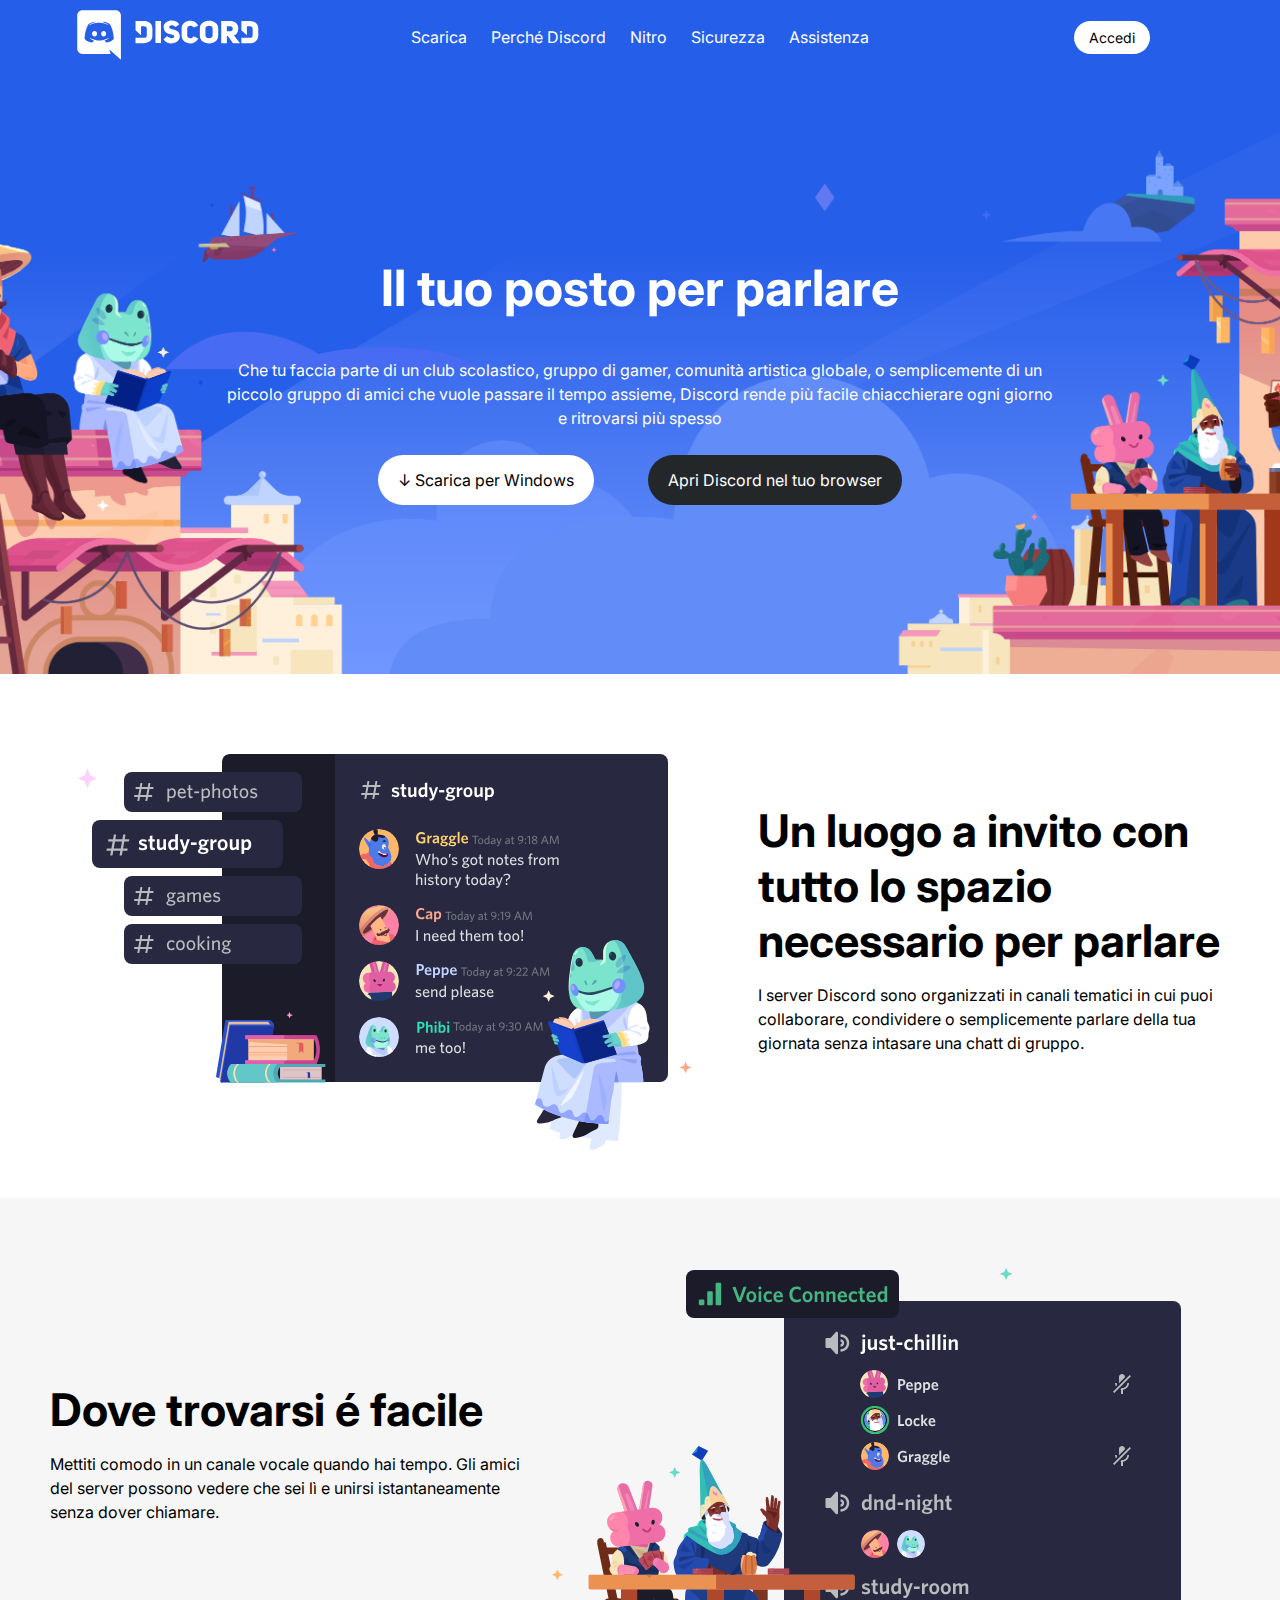
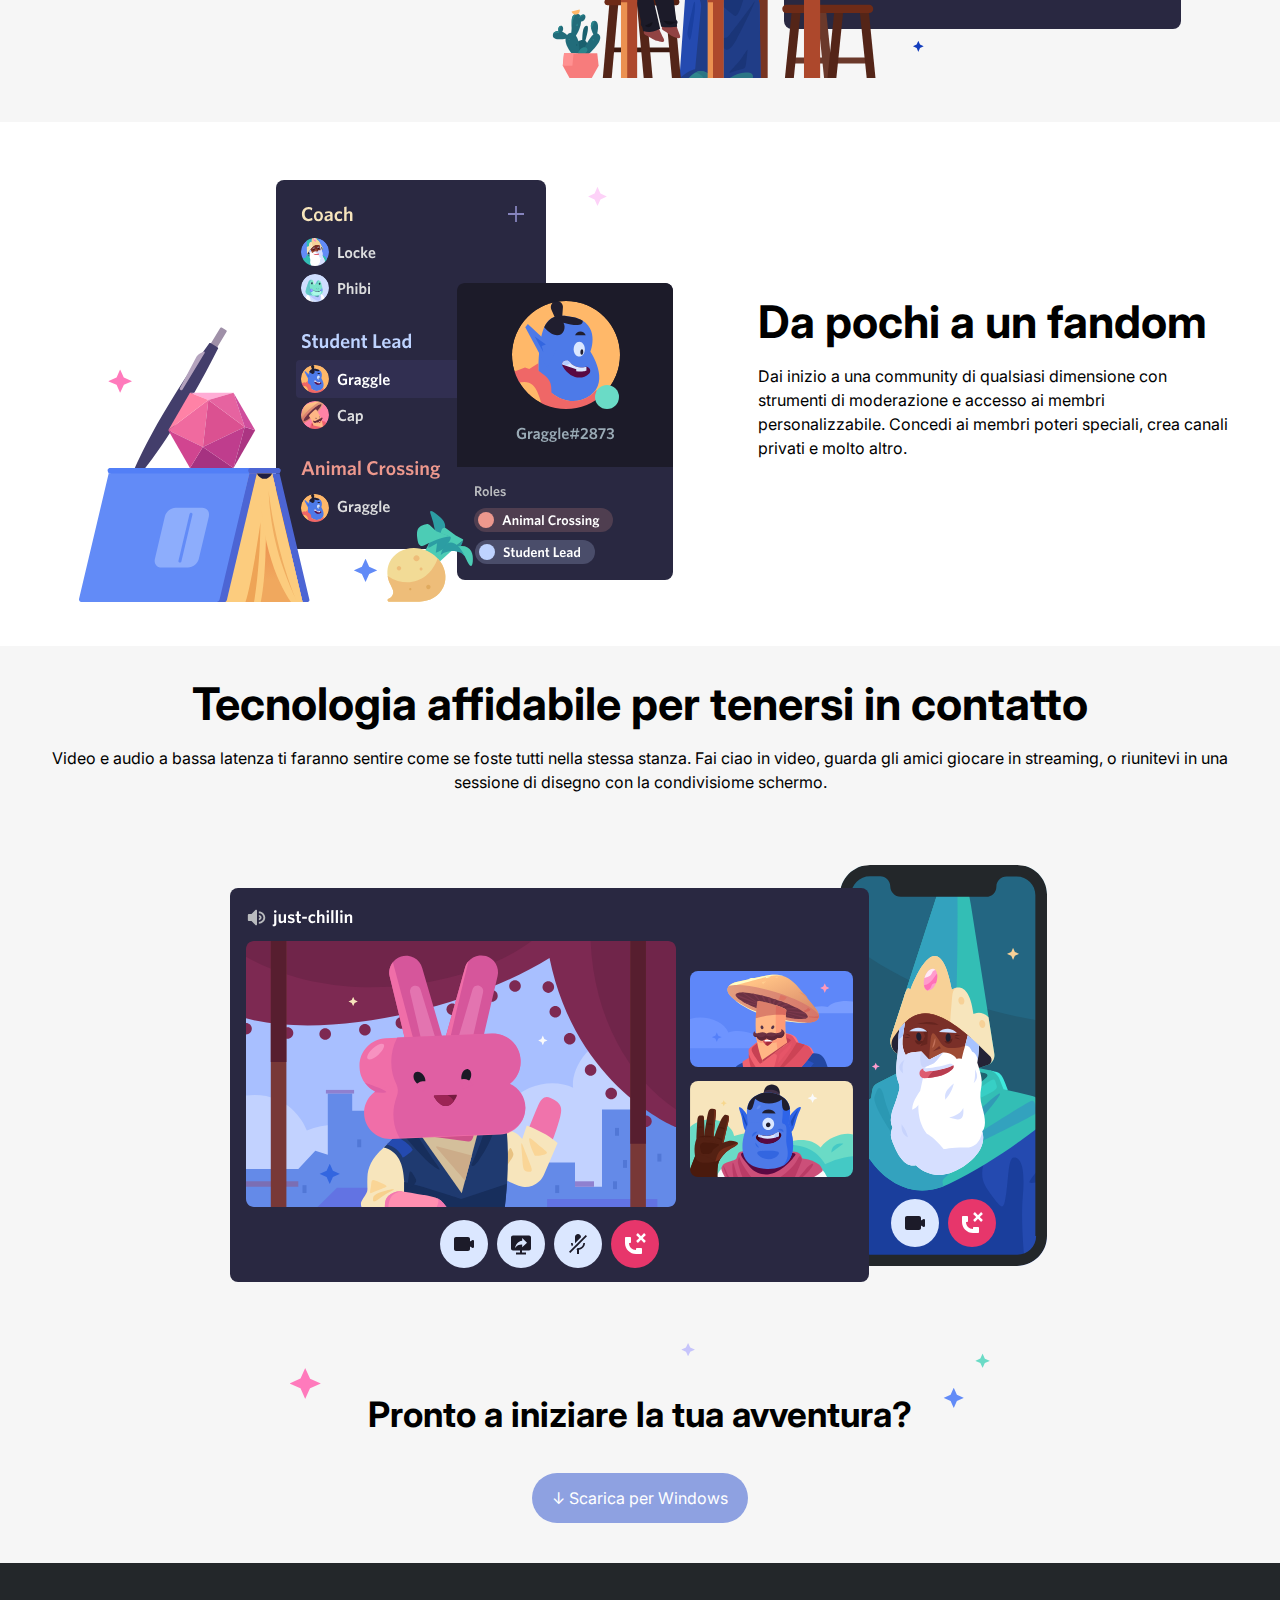
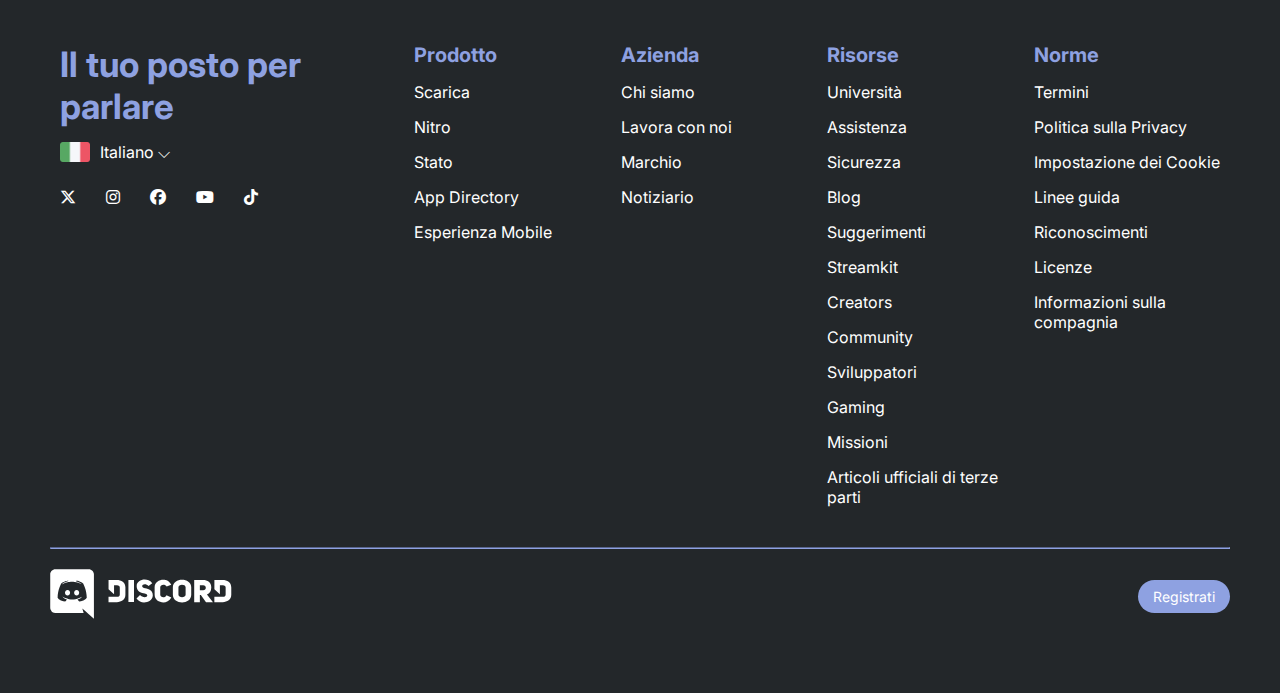
<file: index.html>
<!DOCTYPE html>
<html lang="en">
<head>
    <meta charset="UTF-8">
    <meta name="viewport" content="width=device-width, initial-scale=1.0">
    <link rel="preconnect" href="https://fonts.googleapis.com">
    <link rel="preconnect" href="https://fonts.gstatic.com" crossorigin>
    <link href="https://fonts.googleapis.com/css2?family=Inter:ital,opsz,wght@0,14..32,100..900;1,14..32,100..900&display=swap" rel="stylesheet">
    <link rel="stylesheet" href="https://cdnjs.cloudflare.com/ajax/libs/font-awesome/6.7.2/css/all.min.css" integrity="sha512-Evv84Mr4kqVGRNSgIGL/F/aIDqQb7xQ2vcrdIwxfjThSH8CSR7PBEakCr51Ck+w+/U6swU2Im1vVX0SVk9ABhg==" crossorigin="anonymous" referrerpolicy="no-referrer" />
    <title>Discord</title>
    <link rel="icon" href="./img/discord.ico">
    <link rel="stylesheet" href="./css/style.css">
</head>
<body>
    <header>
        <div class="bg-lightblue">
            <div class="container d-flex">
                <div class="header-side align-content">
                    <div><a href="./index.html"><img class="logo" src="./img/logo.svg" alt="Discord logo"></a></div>
                </div>
                <div class="header-center align-content">
                    <ul>
                        <li><a href="https://discord.com/download">Scarica</a></li>
                        <li><a href="./bonus/bonus.html">Perché Discord</a></li>
                        <li><a href="https://discord.com/nitro">Nitro</a></li>
                        <li><a href="https://discord.com/safety">Sicurezza</a></li>
                        <li><a href="https://support.discord.com/hc">Assistenza</a></li>
                    </ul>
                </div>
                <div class="header-side align-content">
                    <div class="small-button white-btn"><a href="https://discord.com/login">Accedi</a></div>
                </div>
            </div>
        </div>
    </header>

    <main>

        <div class="bg-lightblue">
            <div class="jumbo-background align-content">
                <div class="container d-flex">
                    <div class="col-home content align-content">
                        <h1 class="text-center col-100">Il tuo posto per parlare</h1>
                        <p class="text-center col-100">Che tu faccia parte di un club scolastico, gruppo di gamer, comunità artistica globale, o semplicemente di un piccolo gruppo di amici che vuole passare il tempo assieme, Discord rende più facile chiacchierare ogni giorno e ritrovarsi più spesso</p>
                        <div class="col-home align-content">
                            <div class="button white-btn">
                                <a href="https://discord.com/api/downloads/distributions/app/installers/latest?channel=stable&platform=win&arch=x64">&darr; Scarica per Windows</a>
                            </div>
                            <div class="button black-btn">
                                <a href="https://discord.com/login">Apri Discord nel tuo browser</a>
                            </div>
                        </div>
                    </div>
                </div>
            </div>
        </div>

        <div class="bg-white">
            <div class="container d-flex">
                <div class="col-60 content align-content">
                    <div class="img-paragraph">
                        <img src="./img/item1.svg" alt="1">
                    </div>
                </div>
                <div class="col-40 content align-content">
                    <h2 class="col-100">Un luogo a invito con tutto lo spazio necessario per parlare</h2>
                    <p class="col-100">I server Discord sono organizzati in canali tematici in cui puoi collaborare, condividere o semplicemente parlare della tua giornata senza intasare una chatt di gruppo.</p>
                </div>
            </div>
        </div>

        <div class="bg-lightgrey">
            <div class="container d-flex">
                <div class="col-40 content align-content">
                    <h2 class="col-100">Dove trovarsi é facile</h2>
                    <p class="col-100">Mettiti comodo in un canale vocale quando hai tempo. Gli amici del server possono vedere che sei lì e unirsi istantaneamente senza dover chiamare.</p>
                </div>
                <div class="col-60 content align-content">
                    <div class="img-paragraph">
                        <img src="./img/item2.svg" alt="2">
                    </div>
                </div>
            </div>
        </div>

        <div class="bg-white">
            <div class="container d-flex">
                <div class="col-60 content align-content">
                    <div class="img-paragraph">
                        <img src="./img/item3.svg" alt="3">
                    </div>
                </div>
                <div class="col-40 content align-content">
                    <h2 class="col-100">Da pochi a un fandom</h2>
                    <p class="col-100">Dai inizio a una community di qualsiasi dimensione con strumenti di moderazione e accesso ai membri personalizzabile. Concedi ai membri poteri speciali, crea canali privati e molto altro.</p>
                </div>
            </div>
        </div>

        <div class="bg-lightgrey">
            <div class="container d-flex">
                <div class="col-100 content align-content">
                    <h2 class="col-100 text-center">Tecnologia affidabile per tenersi in contatto</h2>
                    <p class="col-100 text-center">Video e audio a bassa latenza ti faranno sentire come se foste tutti nella stessa stanza. Fai ciao in video, guarda gli amici giocare in streaming, o riunitevi in una sessione di disegno con la condivisiome schermo.</p>
                    <div>
                        <img src="./img/item4-big.svg" alt="4big">
                    </div>
                    <h3 class="stars text-center">Pronto a iniziare la tua avventura?</h3>
                    <div class="col-100 align-content">
                        <div class="button blue-btn"><a href="https://discord.com/api/downloads/distributions/app/installers/latest?channel=stable&platform=win&arch=x64">&darr; Scarica per Windows</a></div>
                    </div>
                </div>
            </div>
        </div>
    </main>

    <footer>
        <div class="bg-darkgrey">
            <div class="container d-flex">
                <div class="col-30 footer-about">
                    <h3 class="blue-text">Il tuo posto per parlare</h3>
                    <div class="ITA align-content-left">
                        <img src="./img/ita.png" alt="ITA">
                        <span>Italiano &#9013;</span>
                    </div>
                    <div class="align-content-left">
                        <span class="inline-block social-icon"><a href="https://www.x.com/discord/"><i class="fa-brands fa-x-twitter"></i></a></span>
                        <span class="inline-block social-icon"><a href="https://www.instagram.com/discord/"><i class="fa-brands fa-instagram"></i></a></span>
                        <span class="inline-block social-icon"><a href="https://www.facebook.com/discord/"><i class="fa-brands fa-facebook"></i></a></span>
                        <span class="inline-block social-icon"><a href="https://www.youtube.com/discord/"><i class="fa-brands fa-youtube"></i></a></span>
                        <span class="inline-block social-icon"><a href="https://www.tiktok.com/@discord"><i class="fa-brands fa-tiktok"></i></a></span>
                    </div>
                </div>
                <div class="col-70 d-flex">
                    <div class="footer-about flex-grow">
                        <h4 class="blue-text">Prodotto</h4>
                        <div><a href="https://discord.com/download">Scarica</a></div>
                        <div><a href="https://discord.com/nitro">Nitro</a></div>
                        <div><a href="https://discordstatus.com/">Stato</a></div>
                        <div><a href="https://discord.com/application-directory">App Directory</a></div>
                        <div><a href="https://discord.com/mobile">Esperienza Mobile</a></div>
                    </div>
                    <div class="footer-about flex-grow">
                        <h4 class="blue-text">Azienda</h4>
                        <div><a href="https://discord.com/company">Chi siamo</a></div>
                        <div><a href="https://discord.com/careers">Lavora con noi</a></div>
                        <div><a href="https://discord.com/branding">Marchio</a></div>
                        <div><a href="https://discord.com/newsroom">Notiziario</a></div>
                    </div>
                    <div class="footer-about flex-grow">
                        <h4 class="blue-text">Risorse</h4>
                        <div><a href="https://discord.com/college">Università</a></div>
                        <div><a href="https://support.discord.com/hc">Assistenza</a></div>
                        <div><a href="https://discord.com/safety">Sicurezza</a></div>
                        <div><a href="https://discord.com/blog">Blog</a></div>
                        <div><a href="https://support.discord.com/hc/en-us/community/topics">Suggerimenti</a></div>
                        <div><a href="https://discord.com/streamkit">Streamkit</a></div>
                        <div><a href="https://discord.com/creators">Creators</a></div>
                        <div><a href="https://discord.com/community">Community</a></div>
                        <div><a href="https://discord.com/build">Sviluppatori</a></div>
                        <div><a href="https://discord.com/gaming">Gaming</a></div>
                        <div><a href="https://discord.com/quests">Missioni</a></div>
                        <div><a href="https://discordmerch.com/evergreenfooter">Articoli ufficiali di terze parti</a></div>
                    </div>
                    <div class="footer-about flex-grow">
                        <h4 class="blue-text">Norme</h4>
                        <div><a href="https://discord.com/terms">Termini</a></div>
                        <div><a href="https://discord.com/privacy">Politica sulla Privacy</a></div>
                        <div><a href="https://discord.com/#">Impostazione dei Cookie</a></div>
                        <div><a href="https://discord.com/guidelines">Linee guida</a></div>
                        <div><a href="https://discord.com/acknowledgements">Riconoscimenti</a></div>
                        <div><a href="https://discord.com/licenses">Licenze</a></div>
                        <div><a href="https://discord.com/company-information">Informazioni sulla compagnia</a></div>
                    </div>
                </div>
            </div>
        </div>

        <div class="bg-darkgrey">
            <div class="container">
                <hr>
            </div>
        </div>

        <div class="bg-darkgrey">
            <div class="container d-flex">
                <div class="col-100 footer-end d-flex space-between v-align-center">
                    <div>
                        <a href="./index.html">
                            <img class="logo" src="./img/logo.svg" alt="Discord logo">
                        </a>
                    </div>
                    <div>
                        <div class="small-button blue-btn"><a href="https://discord.com/register">Registrati</a></div>
                    </div>
                </div>
            </div>
        </div>
    </footer>
</body>
</html>
</file>
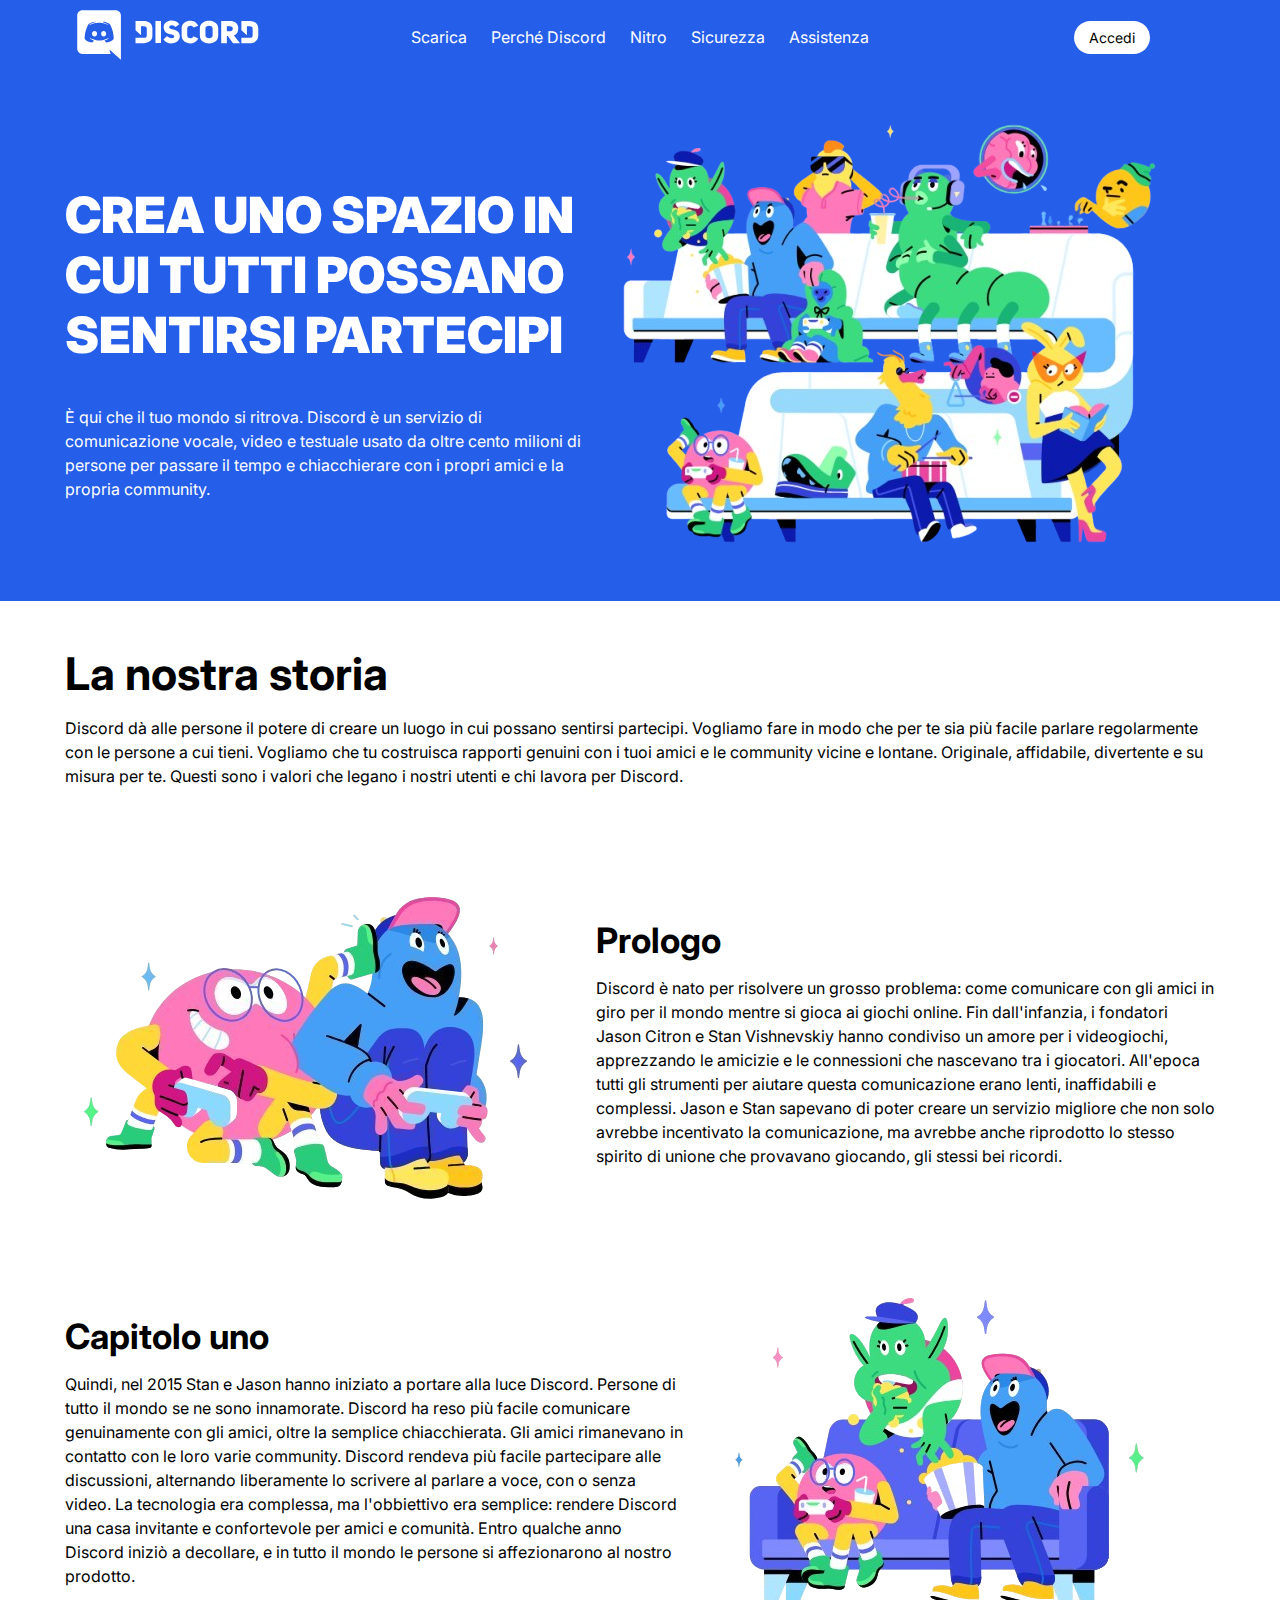
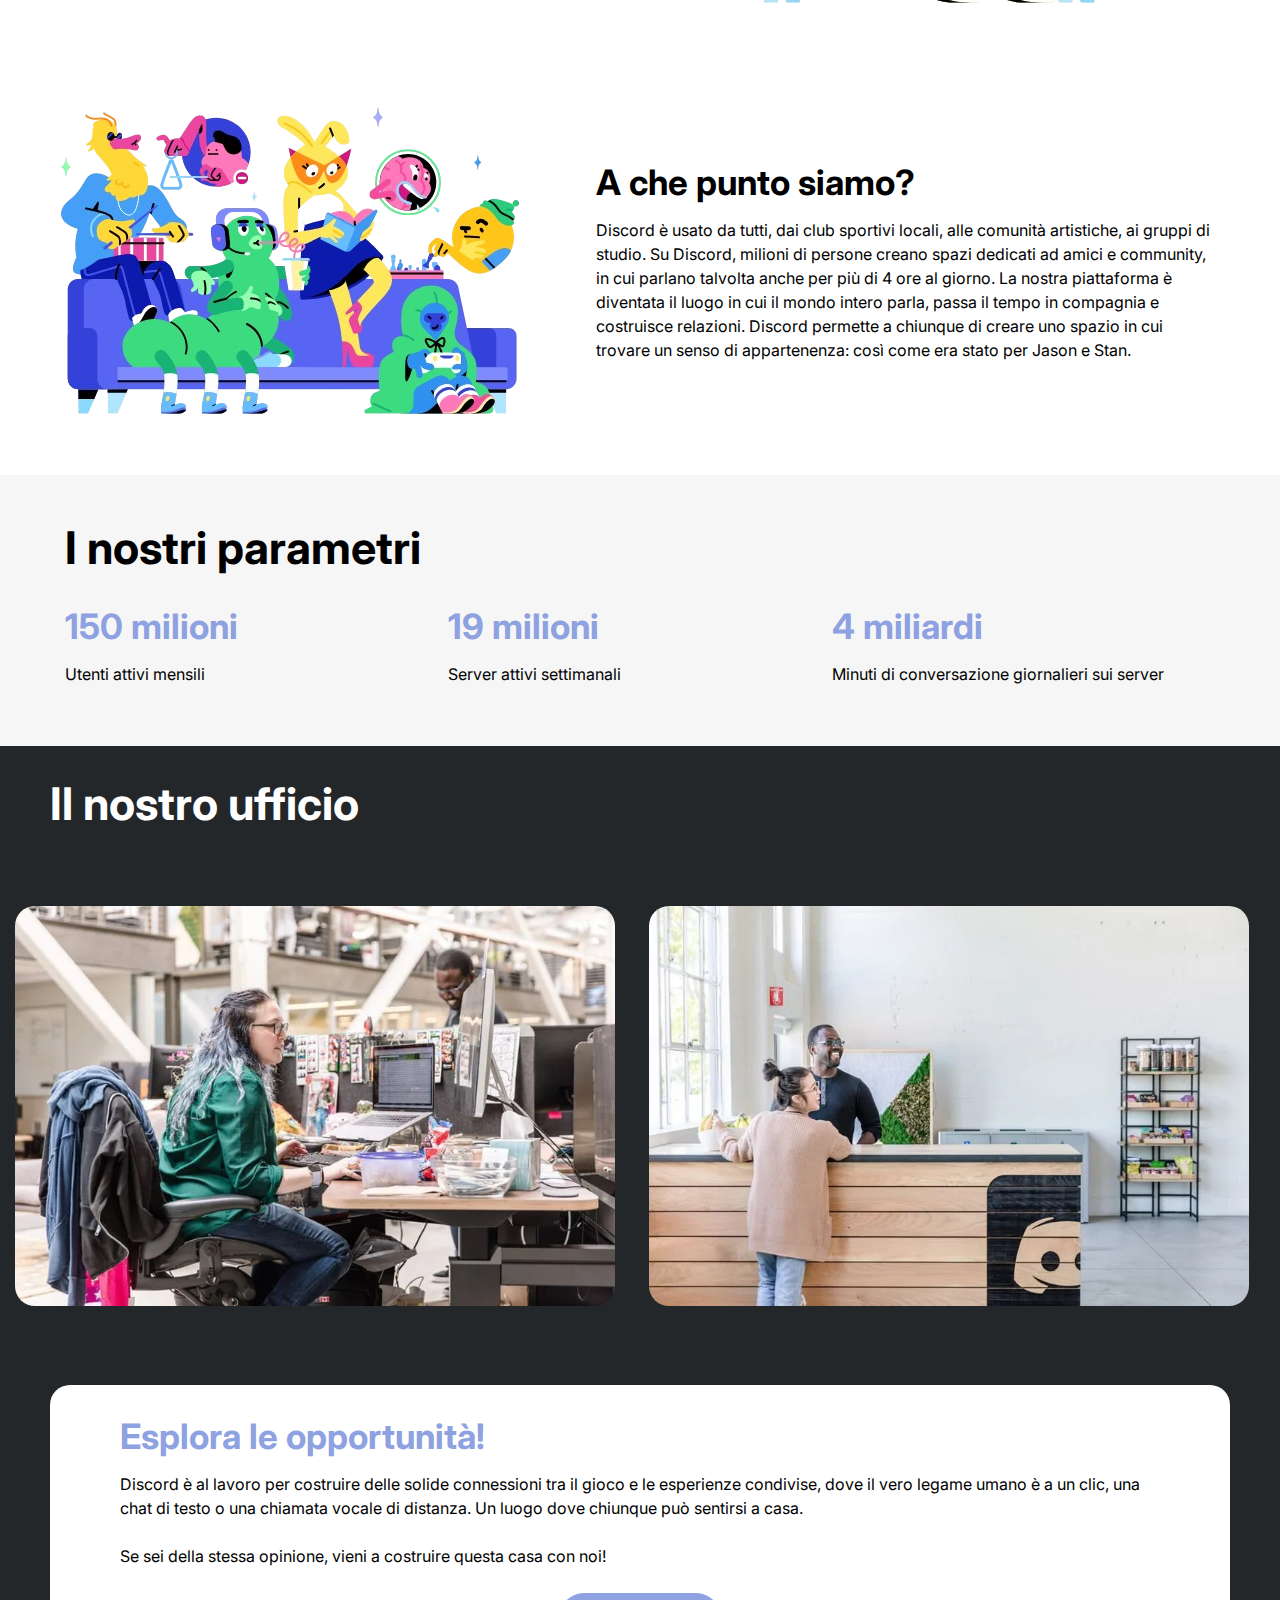
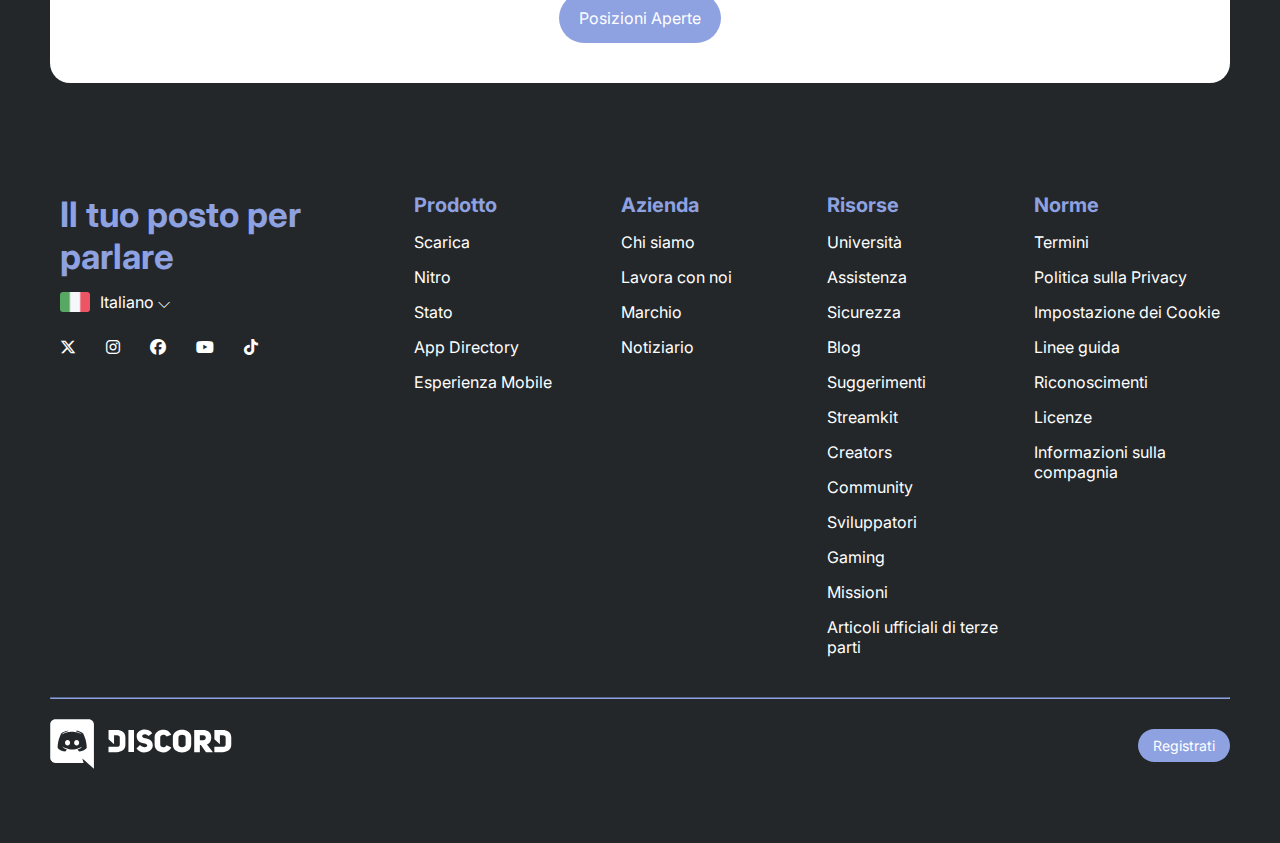
<file: bonus/bonus.html>
<!DOCTYPE html>
<html lang="en">
<head>
    <meta charset="UTF-8">
    <meta name="viewport" content="width=device-width, initial-scale=1.0">
    <link rel="preconnect" href="https://fonts.googleapis.com">
    <link rel="preconnect" href="https://fonts.gstatic.com" crossorigin>
    <link href="https://fonts.googleapis.com/css2?family=Inter:ital,opsz,wght@0,14..32,100..900;1,14..32,100..900&display=swap" rel="stylesheet">
    <link rel="stylesheet" href="https://cdnjs.cloudflare.com/ajax/libs/font-awesome/6.7.2/css/all.min.css" integrity="sha512-Evv84Mr4kqVGRNSgIGL/F/aIDqQb7xQ2vcrdIwxfjThSH8CSR7PBEakCr51Ck+w+/U6swU2Im1vVX0SVk9ABhg==" crossorigin="anonymous" referrerpolicy="no-referrer" />
    <title>Discord</title>
    <link rel="icon" href="../img/discord.ico">
    <link rel="stylesheet" href="../css/style.css">
</head>
<body>
    <header>
        <div class="bg-lightblue">
            <div class="container d-flex">
                <div class="header-side align-content">
                    <div><a href="../index.html"><img class="logo" src="../img/logo.svg" alt="Discord logo"></a></div>
                </div>
                <div class="header-center align-content">
                    <ul>
                        <li><a href="https://discord.com/download">Scarica</a></li>
                        <li><a href="./bonus.html">Perché Discord</a></li>
                        <li><a href="https://discord.com/nitro">Nitro</a></li>
                        <li><a href="https://discord.com/safety">Sicurezza</a></li>
                        <li><a href="https://support.discord.com/hc">Assistenza</a></li>
                    </ul>
                </div>
                <div class="header-side align-content">
                    <div class="small-button white-btn"><a href="https://discord.com/login">Accedi</a></div>
                </div>
            </div>
        </div>
    </header>

    <main>

        <div class="bg-lightblue">
            <div class="container d-flex">
                <div class="col-45 content align-content white-text margin15">
                <h1 class="col-100 bold">CREA UNO SPAZIO IN CUI TUTTI POSSANO SENTIRSI PARTECIPI</h1>
                <p class="col-100">È qui che il tuo mondo si ritrova. Discord è un servizio di comunicazione vocale, video e testuale usato da oltre cento milioni di persone per passare il tempo e chiacchierare con i propri amici e la propria community.
                </p>
            </div>
            <div class="col-55 content align-content">
                <div class="img-paragraph">
                    <img src="../img/Discord-bonus-jumbo.png" alt="Jumbo">
                </div>
            </div>
            </div>
        </div>

        <div class="bg-white">
            <div class="container d-flex">
                <div class="col-100 content align-content padding15">
                    <h2 class="col-100">La nostra storia</h2>
                    <p class="col-100">Discord dà alle persone il potere di creare un luogo in cui possano sentirsi partecipi. Vogliamo fare in modo che per te sia più facile parlare regolarmente con le persone a cui tieni. Vogliamo che tu costruisca rapporti genuini con i tuoi amici e le community vicine e lontane. Originale, affidabile, divertente e su misura per te. Questi sono i valori che legano i nostri utenti e chi lavora per Discord.</p>
                </div>
            </div>
        </div>

        <div class="bg-white">
            <div class="container d-flex">
                <div class="col-45 content align-content">
                    <div class="img-paragraph">
                        <img src="../img/Discord-bonus1.png" alt="Bonus1">
                    </div>
                </div>
                <div class="col-55 content align-content padding15">
                    <h3 class="col-100">Prologo</h3>
                    <p class="col-100">Discord è nato per risolvere un grosso problema: come comunicare con gli amici in giro per il mondo mentre si gioca ai giochi online. Fin dall'infanzia, i fondatori Jason Citron e Stan Vishnevskiy hanno condiviso un amore per i videogiochi, apprezzando le amicizie e le connessioni che nascevano tra i giocatori. All'epoca tutti gli strumenti per aiutare questa comunicazione erano lenti, inaffidabili e complessi. Jason e Stan sapevano di poter creare un servizio migliore che non solo avrebbe incentivato la comunicazione, ma avrebbe anche riprodotto lo stesso spirito di unione che provavano giocando, gli stessi bei ricordi.</p>
                </div>
            </div>
        </div>
        
        <div class="bg-white">
            <div class="container d-flex">
                <div class="col-55 content align-content padding15">
                    <h3 class="col-100">Capitolo uno</h3>
                    <p class="col-100">Quindi, nel 2015 Stan e Jason hanno iniziato a portare alla luce Discord. Persone di tutto il mondo se ne sono innamorate. Discord ha reso più facile comunicare genuinamente con gli amici, oltre la semplice chiacchierata. Gli amici rimanevano in contatto con le loro varie community. Discord rendeva più facile partecipare alle discussioni, alternando liberamente lo scrivere al parlare a voce, con o senza video. La tecnologia era complessa, ma l'obbiettivo era semplice: rendere Discord una casa invitante e confortevole per amici e comunità. Entro qualche anno Discord iniziò a decollare, e in tutto il mondo le persone si affezionarono al nostro prodotto.</p>
                </div>
                <div class="col-45 content align-content">
                    <div class="img-paragraph">
                        <img src="../img/Discord-bonus2.png" alt="Bonus1">
                    </div>
                </div>
            </div>
        </div>

        <div class="bg-white">
            <div class="container d-flex">
                <div class="col-45 content align-content">
                    <div class="img-paragraph">
                        <img src="../img/Discord-bonus3.png" alt="Bonus1">
                    </div>
                </div>
                <div class="col-55 content align-content padding15">
                    <h3 class="col-100">A che punto siamo?</h3>
                    <p class="col-100">Discord è usato da tutti, dai club sportivi locali, alle comunità artistiche, ai gruppi di studio. Su Discord, milioni di persone creano spazi dedicati ad amici e community, in cui parlano talvolta anche per più di 4 ore al giorno. La nostra piattaforma è diventata il luogo in cui il mondo intero parla, passa il tempo in compagnia e costruisce relazioni. Discord permette a chiunque di creare uno spazio in cui trovare un senso di appartenenza: così come era stato per Jason e Stan.</p>
                </div>
            </div>
        </div>

        <div class="bg-lightgrey">
            <div class="container d-flex">
                <div class="col-100 content align-content padding15">
                    <h2 class="col-100">I nostri parametri</h2>
                    <div class="col-100 d-flex margin-top">
                        <div class="flex-grow">
                            <h3 class="col-100 blue-text">150 milioni</h3>
                            <p class="col-100">Utenti attivi mensili</p>
                        </div>
                        <div class="flex-grow">
                            <h3 class="col-100 blue-text">19 milioni</h3>
                            <p class="col-100">Server attivi settimanali</p>
                        </div>
                        <div class="flex-grow">
                            <h3 class="col-100 blue-text">4 miliardi</h3>
                            <p class="col-100">Minuti di conversazione giornalieri sui server</p>
                        </div>
                    </div>
                </div>
            </div>
        </div>

        <div class="bg-darkgrey">
            <div class="container">
                <h2 class="white-text paddingY">Il nostro ufficio</h2>
            </div>
            <div class="paddingY gallery">
                <img class="card-img margin15" src="../img/office1.png" alt="Office1">
                <img class="card-img margin15" src="../img/office2.png" alt="Office2">
                <img class="card-img margin15" src="../img/office3.png" alt="Office3">
                <img class="card-img margin15" src="../img/office1.png" alt="Office1">
                <img class="card-img margin15" src="../img/office2.png" alt="Office2">
                <img class="card-img margin15" src="../img/office3.png" alt="Office3">
                <img class="card-img margin15" src="../img/office1.png" alt="Office1">
                <img class="card-img margin15" src="../img/office2.png" alt="Office2">
                <img class="card-img margin15" src="../img/office3.png" alt="Office3">
            </div>
            <div class="container d-flex">
                <div class="col-100 card bg-white content align-content padding-card">
                    <h3 class="col-100 blue-text">Esplora le opportunità!</h3>
                    <p class="col-100">Discord è al lavoro per costruire delle solide connessioni tra il gioco e le esperienze condivise, dove il vero legame umano è a un clic, una chat di testo o una chiamata vocale di distanza. Un luogo dove chiunque può sentirsi a casa.
                    <br>
                    <br>
                    Se sei della stessa opinione, vieni a costruire questa casa con noi! </p>
                    <div class="col-100 align-content">
                        <div class="button blue-btn"><a href="https://discord.com/careers">Posizioni Aperte</a></div>
                    </div>
                </div>
            </div>
        </div>

    </main>

    <footer>
        <div class="bg-darkgrey">
            <div class="container d-flex">
                <div class="col-30 footer-about">
                    <h3 class="blue-text">Il tuo posto per parlare</h3>
                    <div class="ITA align-content-left">
                        <img src="../img/ita.png" alt="ITA">
                        <span>Italiano &#9013;</span>
                    </div>
                    <div class="align-content-left">
                        <span class="inline-block social-icon"><a href="https://www.x.com/discord/"><i class="fa-brands fa-x-twitter"></i></a></span>
                        <span class="inline-block social-icon"><a href="https://www.instagram.com/discord/"><i class="fa-brands fa-instagram"></i></a></span>
                        <span class="inline-block social-icon"><a href="https://www.facebook.com/discord/"><i class="fa-brands fa-facebook"></i></a></span>
                        <span class="inline-block social-icon"><a href="https://www.youtube.com/discord/"><i class="fa-brands fa-youtube"></i></a></span>
                        <span class="inline-block social-icon"><a href="https://www.tiktok.com/@discord"><i class="fa-brands fa-tiktok"></i></a></span>
                    </div>
                </div>
                <div class="col-70 d-flex">
                    <div class="footer-about flex-grow">
                        <h4 class="blue-text">Prodotto</h4>
                        <div><a href="https://discord.com/download">Scarica</a></div>
                        <div><a href="https://discord.com/nitro">Nitro</a></div>
                        <div><a href="https://discordstatus.com/">Stato</a></div>
                        <div><a href="https://discord.com/application-directory">App Directory</a></div>
                        <div><a href="https://discord.com/mobile">Esperienza Mobile</a></div>
                    </div>
                    <div class="footer-about flex-grow">
                        <h4 class="blue-text">Azienda</h4>
                        <div><a href="https://discord.com/company">Chi siamo</a></div>
                        <div><a href="https://discord.com/careers">Lavora con noi</a></div>
                        <div><a href="https://discord.com/branding">Marchio</a></div>
                        <div><a href="https://discord.com/newsroom">Notiziario</a></div>
                    </div>
                    <div class="footer-about flex-grow">
                        <h4 class="blue-text">Risorse</h4>
                        <div><a href="https://discord.com/college">Università</a></div>
                        <div><a href="https://support.discord.com/hc">Assistenza</a></div>
                        <div><a href="https://discord.com/safety">Sicurezza</a></div>
                        <div><a href="https://discord.com/blog">Blog</a></div>
                        <div><a href="https://support.discord.com/hc/en-us/community/topics">Suggerimenti</a></div>
                        <div><a href="https://discord.com/streamkit">Streamkit</a></div>
                        <div><a href="https://discord.com/creators">Creators</a></div>
                        <div><a href="https://discord.com/community">Community</a></div>
                        <div><a href="https://discord.com/build">Sviluppatori</a></div>
                        <div><a href="https://discord.com/gaming">Gaming</a></div>
                        <div><a href="https://discord.com/quests">Missioni</a></div>
                        <div><a href="https://discordmerch.com/evergreenfooter">Articoli ufficiali di terze parti</a></div>
                    </div>
                    <div class="footer-about flex-grow">
                        <h4 class="blue-text">Norme</h4>
                        <div><a href="https://discord.com/terms">Termini</a></div>
                        <div><a href="https://discord.com/privacy">Politica sulla Privacy</a></div>
                        <div><a href="https://discord.com/#">Impostazione dei Cookie</a></div>
                        <div><a href="https://discord.com/guidelines">Linee guida</a></div>
                        <div><a href="https://discord.com/acknowledgements">Riconoscimenti</a></div>
                        <div><a href="https://discord.com/licenses">Licenze</a></div>
                        <div><a href="https://discord.com/company-information">Informazioni sulla compagnia</a></div>
                    </div>
                </div>
            </div>
        </div>

        <div class="bg-darkgrey">
            <div class="container">
                <hr>
            </div>
        </div>

        <div class="bg-darkgrey">
            <div class="container d-flex">
                <div class="col-100 footer-end d-flex space-between v-align-center">
                    <div>
                        <a href="../index.html">
                            <img class="logo" src="../img/logo.svg" alt="Discord logo">
                        </a>
                    </div>
                    <div>
                        <div class="small-button blue-btn"><a href="https://discord.com/register">Registrati</a></div>
                    </div>
                </div>
            </div>
        </div>
    </footer>
</body>
</html>
</file>
<file: css/style.css>
*{
    margin: 0;
    padding: 0;
    box-sizing: border-box;
}

body{
    font-family: "Inter", serif;
}

ul{
    list-style-type: none;
}

li{
    display: inline-block;
    margin: 15px 10px;
}

h1{
    font-size: 50px;
    margin: 0.5em auto;
}

h2{
    font-size: 45px;
}

h3{
    font-size: 35px;
}

h4{
    text-decoration: none;
    font-size: 20px;
}

p{
    margin: 15px auto ;
    line-height: 1.5;
}

hr{
    border-color: #8EA1E1;
}

/* Links related */
a{
    text-decoration: none;
    color: #fff;
}

.blue-btn a, .black-btn a{
    color: #fff;
}

.white-btn a{
    color: #000;
}

.blue-btn a:visited, .black-btn a:visited{
    color: #fff;
}

.white-btn a:visited{
    color: #000;
}

/* Flexbox tools */
.inline-block{
    display: inline-block;
}

.d-flex{
    display: flex;
}

.flex-grow{
    flex-grow: 1;
    flex-shrink: 1;
    flex-basis: 0;
}

.space-between{
    justify-content: space-between;
}

.align-content{
    display: flex;
    justify-content: center;
    align-content: center;
    align-items: center;
    flex-wrap: wrap;
}

.align-content-left{
    display: flex;
    justify-content: flex-start;
    align-content: center;
    align-items: center;
    flex-wrap: wrap;
}

.v-align-center{
    align-content: center;
    align-items: center;
}

/* Contenitori */
.header-side{
    width: 20%;
    padding: 10px;
}

.header-center{
    width: 60%;
    text-align: center;
    padding: 10px;
}

.logo{
    height: 50px;
}

.container{
    max-width: 1180px;
    margin: 0 auto;
}

.content{
    margin: 30px auto;
}

.footer-about{
    margin-top: 70px;
    margin-bottom: 30px;
    padding: 10px;
    color: #fff;
}

.footer-about div{
    margin-top: 15px;
}

.footer-end{
    margin-top: 20px;
    margin-bottom: 70px;
}

.col-30{
    width: 30%;
}

.col-40{
    width: 40%;
}

.col-45{
    width: 45%;
}

.col-55{
    width: 55%;
}

.col-60{
    width: 60%;
}

.col-70{
    width: 70%;
}

.col-home{
    width: 70%;
    color: #fff;
}

.col-80{
    width: 80%;
}

.col-100{
    width: 100%;
}

.img-paragraph{
    width: 100%;
    padding: 10px;
}

.img-paragraph img{
    max-width: 100%;
}

.gallery{
    overflow: auto;
    white-space: nowrap;
}

.card{
    width: 100%;
    border-radius: 20px;
}

.card-img{
    max-width: 600px;
    border-radius: 20px;
}

.stars{
    width: 700px;
    height: 120px;
    background-image: url(../img/stars.svg);
    background-size: contain;
    background-repeat: no-repeat;
    padding-top: 50px;
}

/* Elements */
.small-button{
    display: inline-block;
    font-size: 14px;
    padding: 8px 15px;
    margin: 7px auto;
    border-radius: 20px; 
}

.button{
    display: inline-block;
    padding: 15px 20px;
    margin: 10px auto;
    border-radius: 25px; 
}

.jumbo-background{
    background-image: url(../img/jumbo.png);
    background-size: cover;
    background-repeat: no-repeat;
    background-position: bottom;
    min-height: 600px;
}

.social-icon{
    margin: 10px 30px 0px 0px;
}

.ITA{
    height: 20px;
    margin: 20px 0 15px 0;
}
.ITA img{
    height: 20px;
    margin-right: 10px;
}

/* Utility */
.blue-text{
    color: #8EA1E1;
}

.white-text{
    color: #fff;
}

.bold{
    font-weight: 900;
}

.bg-lightblue{
    background-color: #255EE9;
}

.bg-white{
    background-color: #fff;
}

.bg-lightgrey{
    background-color: #F6F6F6;
}

.bg-darkgrey{
    background-color: #23272A;
}

.white-btn{
    background-color: white;
    color: #000;
}

.black-btn{
    background-color: #23272A;
    color: #fff;
}

.blue-btn{
    background-color: #8EA1E1;
    color: #fff;
}

.text-center{
    text-align: center;
}

.margin-top{
    margin-top: 30px;
}

.margin15{
    margin: 15px;
}

.paddingY{
    padding: 30px 0;
}

.padding15{
    padding: 15px;
}

.padding-card{
    padding: 30px 70px;
}

/* Animations */
.white-btn a:hover{
    color: #8EA1E1;
}

.header-center ul li a:hover{
    text-decoration: underline;
}

.footer-about div a:hover{
    text-decoration:underline;
}

.white-btn:hover{
    box-shadow: 3px 3px 5px 0px rgba(0, 0, 0, 0.5);
    color: #8EA1E1;
    transition: 0.3s;
}

.black-btn:hover{
    box-shadow: 3px 3px 5px 0px rgba(0, 0, 0, 0.5);
    transition: 0.3s;
}

.blue-btn:hover{
    box-shadow: 2px 2px 5px 0px rgba(255, 255, 255, 0.3);
    background-color: #A6B9F9;
    transition: 0.3s;
}
</file>
